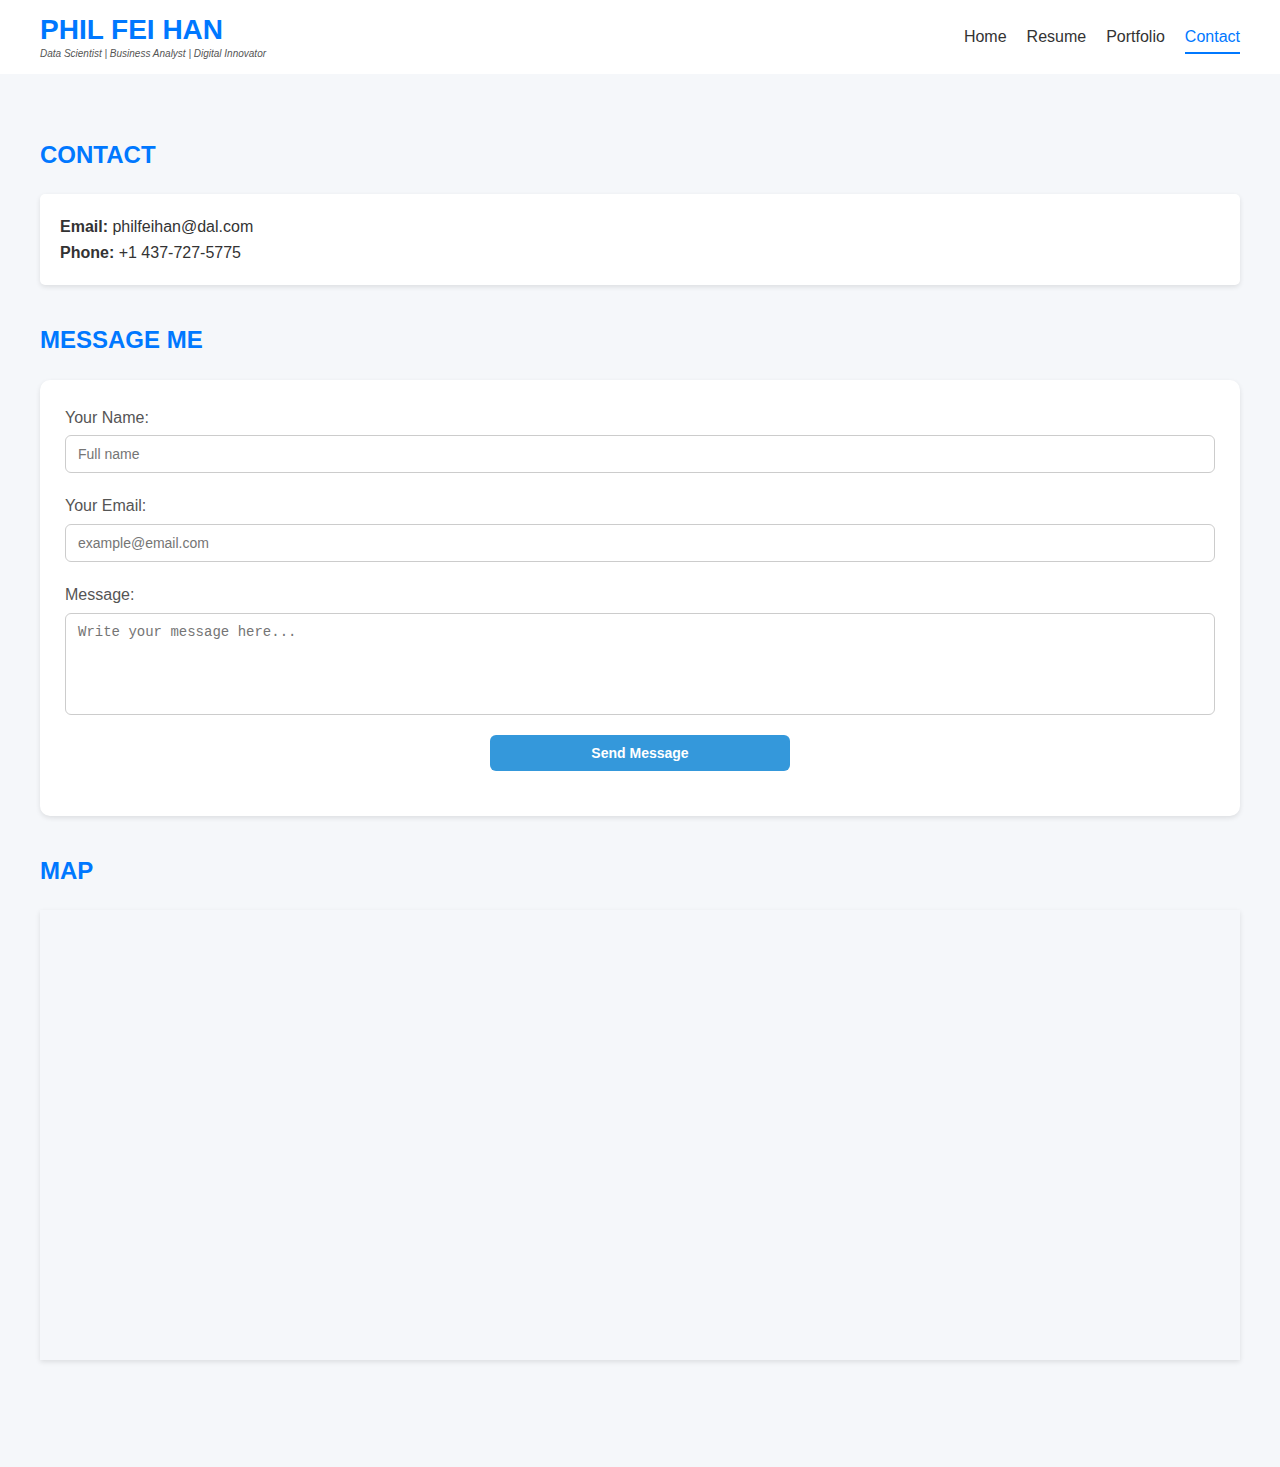
<file: contact.html>
<!DOCTYPE html>
<html lang="en">
<head>
  <meta charset="UTF-8">
  <meta name="viewport" content="width=device-width, initial-scale=1.0">
    <title>PHIL FEI HAN's Website</title>
  <link rel="stylesheet" href="css/style.css">
</head>

<body>

  <header>
  <div class="left">
    <div class="logo"><h1>PHIL FEI HAN</h1></div>
    <p class="subtitle">Data Scientist | Business Analyst | Digital Innovator</p>
  </div>

    <nav>
      <a href="index.html">Home</a>
      <a href="resume.html">Resume</a>
      <a href="portfolio.html">Portfolio</a>
      <a href="contact.html" class="active">Contact</a>
    </nav>
  </header>

  <main>
    <section class="contact-info">
      <h2>CONTACT</h2>
      <div class="contact">
        <strong>Email:</strong> philfeihan@dal.com <br>
        <strong>Phone:</strong> +1 437-727-5775
      </div>
    </section>

<section class="contact-info">
  <h2>MESSAGE ME</h2>

    <form action="https://formspree.io/f/maqdbnpz" method="POST" class="contact-form">
      <div class="form-group">
        <label>Your Name:</label>
        <input type="text" name="name" placeholder="Full name" required>
      </div>

      <div class="form-group">
        <label>Your Email:</label>
        <input type="email" name="email" placeholder="example@email.com" required>
      </div>

      <div class="form-group">
        <label>Message:</label>
        <textarea name="message" rows="5" placeholder="Write your message here..." required></textarea>
      </div>

      <input type="submit" value="Send Message">
    </form>
  </div>
</section>

      <h2>MAP</h2>
      <iframe
        src="https://www.google.com/maps/embed?pb=!1m18!1m12!1m3!1d2839.0192729656997!2d-63.58882675800715!3d44.63752305945774!2m3!1f0!2f0!3f0!3m2!1i1024!2i768!4f13.1!3m3!1m2!1s0x4b5a223ad1b4317d%3A0x3a84fe932708b293!2sDalhousie%20University%2C%20Faculty%20of%20Computer%20Science!5e0!3m2!1sen!2sca!4v1760422331744!5m2!1sen!2sca"
        width="1200"
        height="450"
        style="border:0; box-shadow: 0 2px 5px #0000001a;"
        allowfullscreen
        loading="lazy">
      </iframe>
    </section>
  </main>

</body>
</html>
</file>
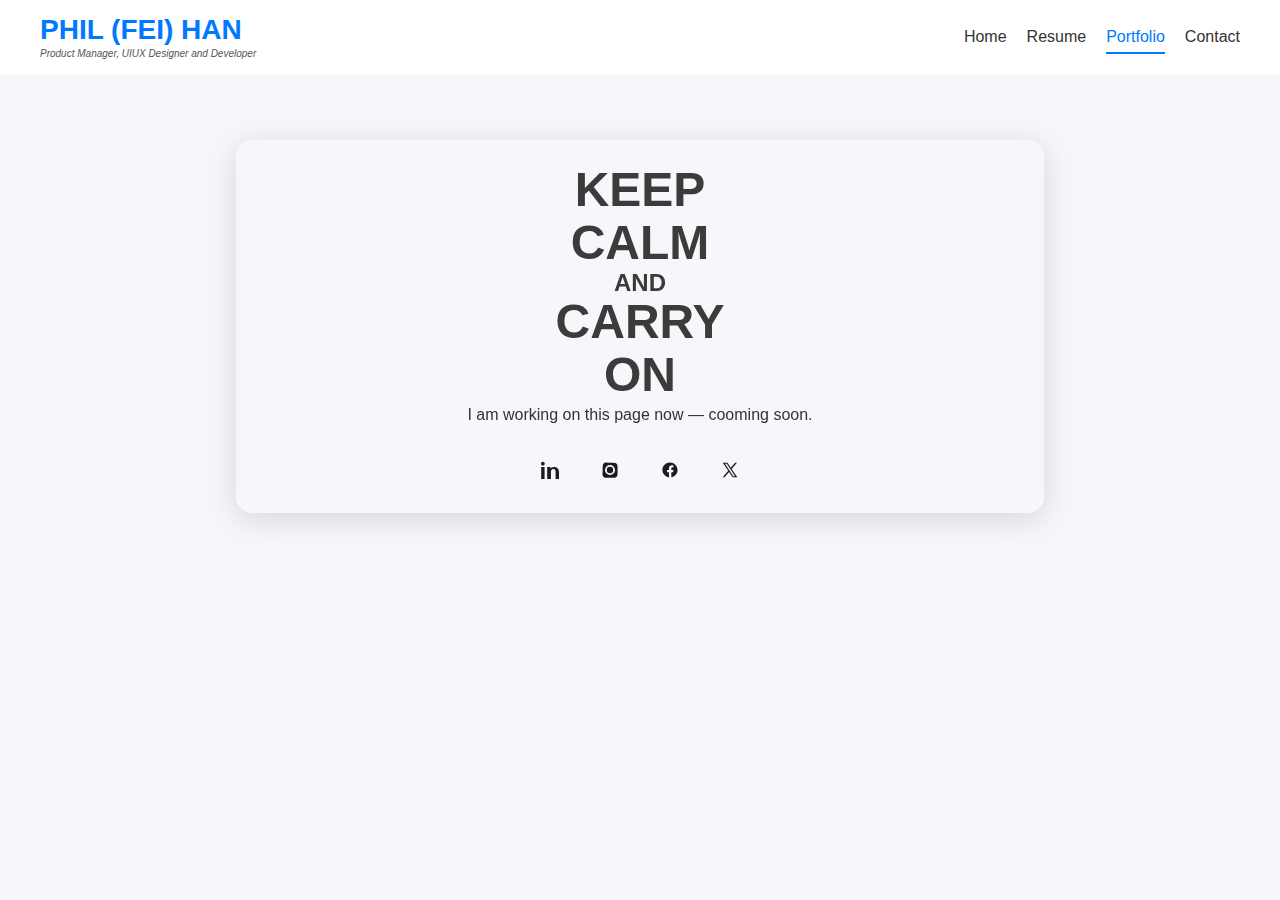
<file: portfolio.html>
<!DOCTYPE html>
<html lang="en">
<head>
    <meta charset="UTF-8">
    <meta name="viewport" content="width=device-width, initial-scale=1.0">
    <title>PHIL (FEI) HAN's Website</title>
    <link rel="stylesheet" href="css/style.css">
</head>

<body>

  <header>
  <div class="left">
    <div class="logo"><h1>PHIL (FEI) HAN</h1></div>
    <p class="subtitle">Product Manager, UIUX Designer and Developer</p>
  </div>

<nav>
  <a href="index.html">Home</a>
  <a href="resume.html">Resume</a>
  <a href="portfolio.html" class="active">Portfolio</a>
  <a href="contact.html">Contact</a>
</nav>
</header>

<div class="container">
<main class="card" role="main">
<h1>KEEP</h1>
<h1>CALM</h1>
<h2>AND</h2>
<h1>CARRY</h1>
<h1>ON</h1>
<p class="lead">I am working on this page now — cooming soon.</p>


<nav class="social network" aria-label="social links">
<a href="https://www.linkedin.com/in/philfeihan" target="_blank" rel="noopener noreferrer">
<svg class="icon" viewBox="0 0 24 24" fill="currentColor" aria-hidden="true"><path d="M4.98 3.5C4.98 4.88 3.87 6 2.5 6S0 4.88 0 3.5 1.12 1 2.5 1 4.98 2.12 4.98 3.5zM.24 8h4.52V24H.24zM8.24 8h4.34v2.16h.06c.6-1.13 2.06-2.32 4.24-2.32C21.7 7.84 24 10.4 24 14.86V24h-4.52v-8.7c0-2.08-.04-4.76-2.9-4.76-2.9 0-3.34 2.27-3.34 4.6V24H8.24z"/></svg>
</a>


<a href="https://www.instagram.com/philfeihan" target="_blank" rel="noopener noreferrer">
<svg class="icon" viewBox="0 0 24 24" fill="currentColor" aria-hidden="true"><path d="M12 2.2c3.2 0 3.584.012 4.85.07 1.17.056 1.97.246 2.43.413.59.216 1.01.476 1.45.916.44.44.7.86.916 1.45.167.46.357 1.26.413 2.43.058 1.266.07 1.65.07 4.85s-.012 3.584-.07 4.85c-.056 1.17-.246 1.97-.413 2.43-.216.59-.476 1.01-.916 1.45-.44.44-.86.7-1.45.916-.46.167-1.26.357-2.43.413-1.266.058-1.65.07-4.85.07s-3.584-.012-4.85-.07c-1.17-.056-1.97-.246-2.43-.413-.59-.216-1.01-.476-1.45-.916-.44-.44-.7-.86-.916-1.45-.167-.46-.357-1.26-.413-2.43C2.212 15.584 2.2 15.2 2.2 12s.012-3.584.07-4.85c.056-1.17.246-1.97.413-2.43.216-.59.476-1.01.916-1.45.44-.44.86-.7 1.45-.916.46-.167 1.26-.357 2.43-.413C8.416 2.212 8.8 2.2 12 2.2zm0 3.1a6.7 6.7 0 100 13.4 6.7 6.7 0 000-13.4zm0 10.98a4.28 4.28 0 110-8.56 4.28 4.28 0 010 8.56zm6.8-11.92a1.56 1.56 0 11-3.12 0 1.56 1.56 0 013.12 0z"/></svg>
</a>


<a href="https://www.facebook.com/philfeihan" target="_blank" rel="noopener noreferrer">
<svg class="icon" viewBox="0 0 24 24" fill="currentColor" aria-hidden="true"><path d="M22 12.07C22 6.48 17.52 2 11.93 2S1.86 6.48 1.86 12.07C1.86 17.02 5.86 21.05 10.63 21.86v-6.84H8.08v-2.99h2.55V9.64c0-2.52 1.5-3.9 3.79-3.9 1.1 0 2.25.2 2.25.2v2.47h-1.27c-1.25 0-1.64.78-1.64 1.58v1.9h2.8l-.45 2.99h-2.35v6.84C18.14 21.05 22.14 17.02 22.14 12.07z"/></svg>
</a>


<a href="https://x.com/philfeihan" target="_blank" rel="noopener noreferrer">
  <svg class="icon" viewBox="0 0 24 24" fill="currentColor" aria-hidden="true">
    <path d="M21.742 21.75l-7.563-11.179 7.056-8.321h-2.456l-5.691 6.714-4.54-6.714H2.359l7.29 10.776L2.25 21.75h2.456l6.035-7.118 4.818 7.118h6.191-.008zM7.739 3.818L18.81 20.182h-2.447L5.29 3.818h2.447z"/>
  </svg>
</a>


</a>
</nav>
</div>


</body>
</html>
</file>
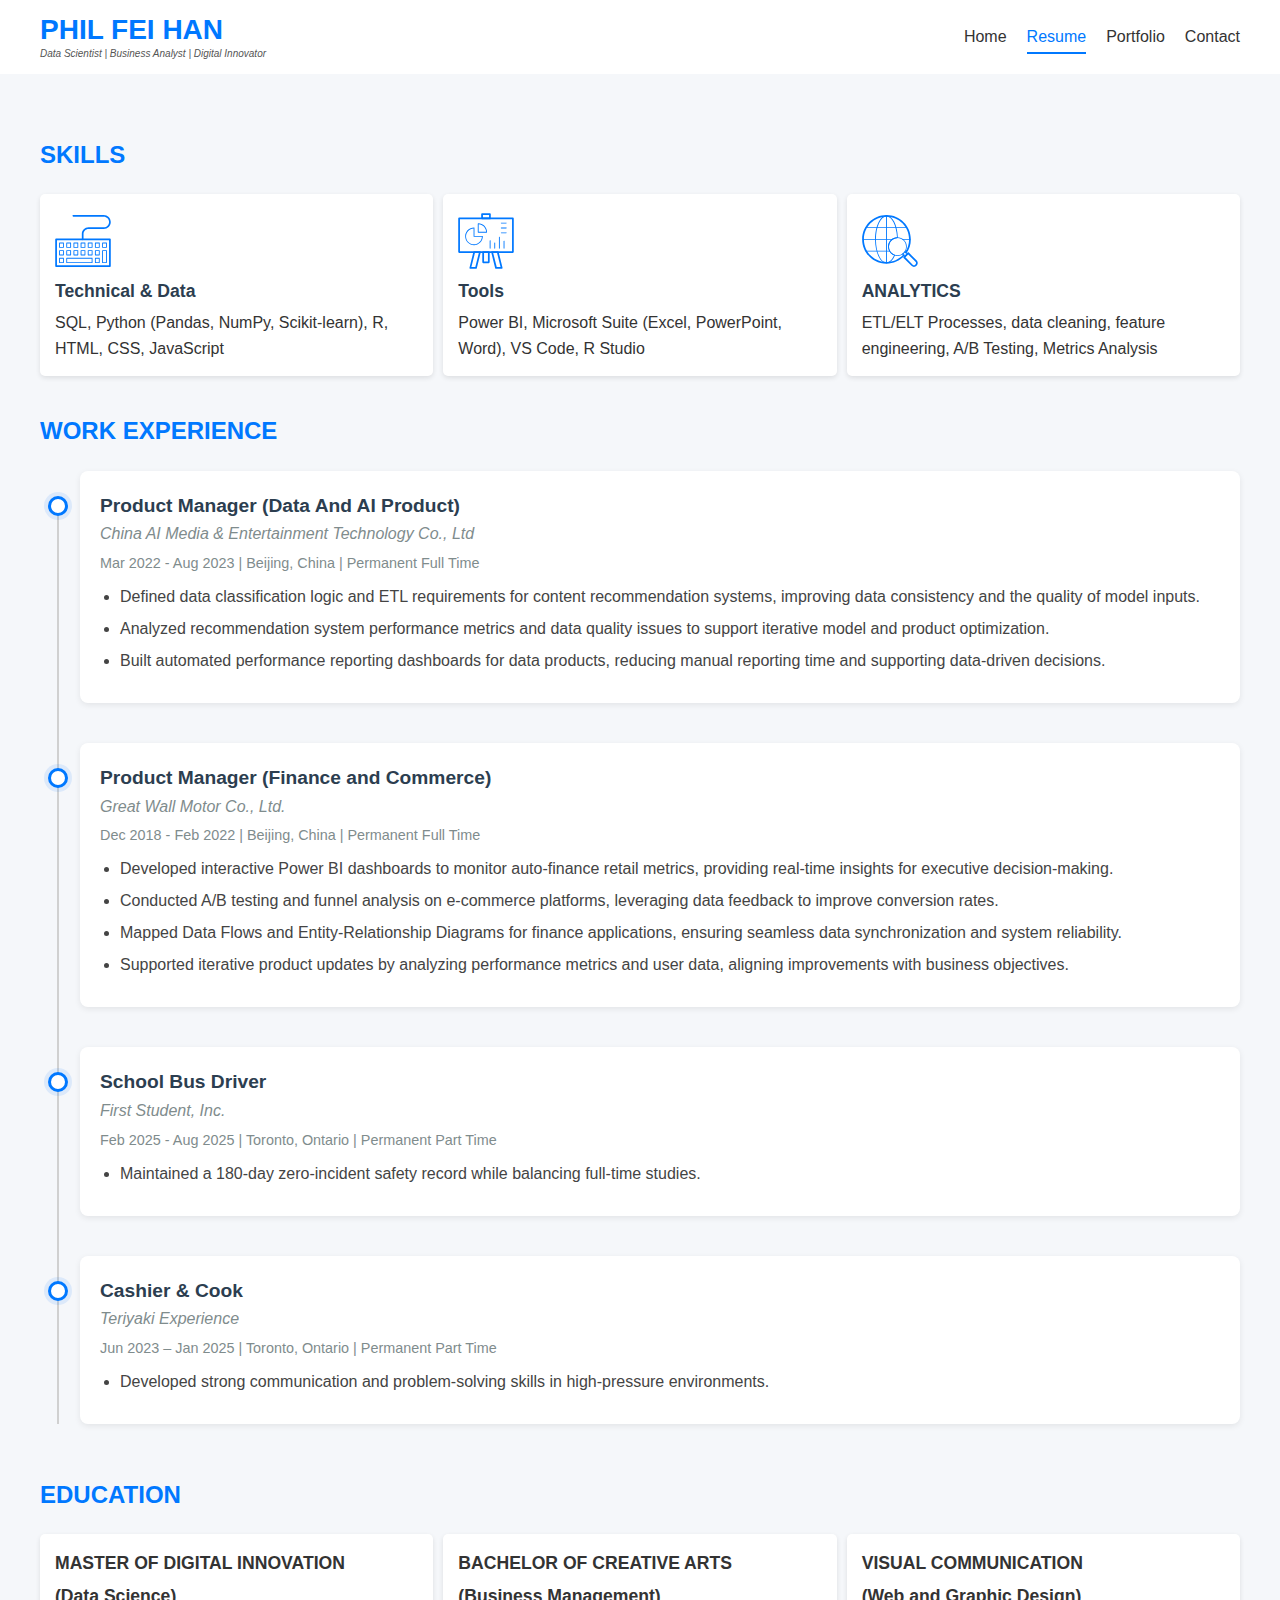
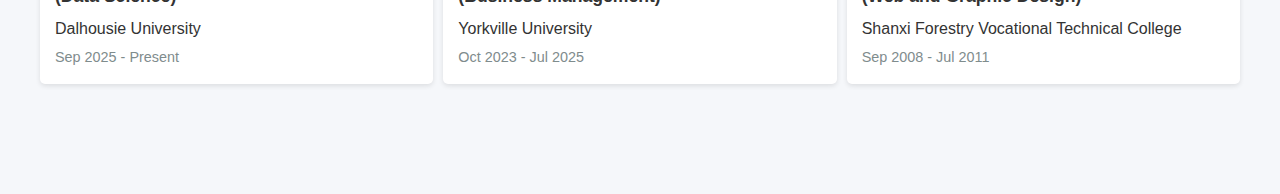
<file: resume.html>
<!DOCTYPE html>
<html lang="en">
<head>
    <meta charset="UTF-8">
    <meta name="viewport" content="width=device-width, initial-scale=1.0">
    <title>PHIL FEI HAN's Website</title>
    <link rel="stylesheet" href="css/style.css">
</head>

<body>
  
  <header>
  <div class="left">
    <div class="logo"><h1>PHIL FEI HAN</h1></div>
    <p class="subtitle">Data Scientist | Business Analyst | Digital Innovator</p>
  </div>

  <nav>
    <a href="index.html">Home</a>
    <a href="resume.html" class="active">Resume</a>
    <a href="portfolio.html">Portfolio</a>
    <a href="contact.html">Contact</a>
  </nav>
</header>

<h2>SKILLS</h2>
<div class="skills">
  <div class="skill-category">
    <img src="images/电子学.svg" alt="design" class="icons"> 
    <h3>Technical & Data</h3>
<div>SQL, Python (Pandas, NumPy, Scikit-learn), R, HTML, CSS, JavaScript</div>
  </div>
  <div class="skill-category">
    <img src="images/工程-20.svg" alt="development" class="icons">
    <h3>Tools</h3>
    <div>Power BI, Microsoft Suite (Excel, PowerPoint, Word), VS Code, R Studio</div>
  </div>
  <div class="skill-category">

    <img src="images/互联网营销.svg" alt="research" class="icons">
    <h3>ANALYTICS</h3>
<div>ETL/ELT Processes, data cleaning, feature engineering, A/B Testing, Metrics Analysis</div>
  </div>
</div>

<h2>WORK EXPERIENCE</h2>
  <div class="timeline">
    <div class="job">
        <div class="job-title">Product Manager (Data And AI Product)</div>
        <div class="company">China AI Media & Entertainment Technology Co., Ltd</div>
        <div class="date">Mar 2022 - Aug 2023 | Beijing, China | Permanent Full Time</div>
        <ul>
            <li>Defined data classification logic and ETL requirements for content recommendation systems, improving data consistency and the quality of model inputs.</li>
            <li>Analyzed recommendation system performance metrics and data quality issues to support iterative model and product optimization.</li>
            <li>Built automated performance reporting dashboards for data products, reducing manual reporting time and supporting data-driven decisions.</li>
        </ul>
    </div>

    <div class="job">
        <div class="job-title">Product Manager (Finance and Commerce) </div>
        <div class="company">Great Wall Motor Co., Ltd.</div>
        <div class="date">Dec 2018 - Feb 2022 | Beijing, China | Permanent Full Time</div>
        <ul>
            <li>Developed interactive Power BI dashboards to monitor auto-finance retail metrics, providing real-time insights for executive decision-making.</li>
            <li>Conducted A/B testing and funnel analysis on e-commerce platforms, leveraging data feedback to improve conversion rates.</li>
            <li>Mapped Data Flows and Entity-Relationship Diagrams for finance applications, ensuring seamless data synchronization and system reliability.</li>
            <li>Supported iterative product updates by analyzing performance metrics and user data, aligning improvements with business objectives.</li>
        </ul>
    </div>

    <div class="job">
        <div class="job-title">School Bus Driver</div>
        <div class="company">First Student, Inc.</div>
        <div class="date">Feb 2025 - Aug 2025 | Toronto, Ontario | Permanent Part Time</div>
        <ul>
            <li>Maintained a 180-day zero-incident safety record while balancing full-time studies.</li>
        </ul>
    </div>

    <div class="job">
        <div class="job-title">Cashier & Cook</div>
        <div class="company">Teriyaki Experience</div>
        <div class="date">Jun 2023 – Jan 2025 | Toronto, Ontario | Permanent Part Time</div>
        <ul>
            <li>Developed strong communication and problem-solving skills in high-pressure environments.</li>
        </ul>
    </div>
</div>

<div><h2>EDUCATION</h2>
<div class="education-container">
  <div class="education">
    <strong>MASTER OF DIGITAL INNOVATION</strong>
    <strong>(Data Science)</strong>
    <div>Dalhousie University</div>
    <div class="date">Sep 2025 - Present</div>
  </div>

  <div class="education">
    <strong>BACHELOR OF CREATIVE ARTS</strong>
    <strong>(Business Management)</strong>
    <div>Yorkville University</div>
    <div class="date">Oct 2023 - Jul 2025</div>
  </div>

  <div class="education">
    <strong>VISUAL COMMUNICATION</strong>
    <strong>(Web and Graphic Design)</strong>
    <div>Shanxi Forestry Vocational Technical College</div>
    <div class="date">Sep 2008 - Jul 2011</div>
  </div>
</div>
</div>

</body>
</html>
</file>
<file: css/style.css>
html {
  overflow-y: scroll;
}

body {
  padding-top: 100px;   
  font-family: Arial, sans-serif;
  line-height: 1.6;
  color: #333;
  max-width: 1200px;
  margin: 0 auto;
  background-color: #f5f7fa;
  padding-bottom: 100px; 
}

header {
  position: fixed;
  top: 0;
  left: 0;
  width: 100%;       
  display: flex;
  justify-content: space-between;
  align-items: center;
  padding: 15px 40px; 
  z-index: 1000;
  background-color: #ffffff;
  box-sizing: border-box;
}

.left {
  display: flex;
  flex-direction: column;
  justify-content: center;
  line-height: 1.1;    
}

.logo h1 {
  margin: 0;
  font-size: 28px;
  color: #0078ff;
}

.subtitle {
  font-size: 10px;
  color: #555;
  font-style: italic;
  margin: 2px 0 0 0;
}

nav {
  display: flex;
  gap: 20px;        
  align-items: center; 
}

nav a {
  color: #333;
  text-decoration: none;
  font-size: 16px;
  font-weight: 500;
  position: relative;
  transition: color 0.3s ease;
}

nav a::after {
  content: "";
  position: absolute;
  left: 0;
  bottom: -4px;
  width: 0%;
  height: 2px;
  background-color: #0078ff;
  transition: width 0.3s ease;
}

nav a:hover {
  color: #0078ff;
}

nav a:hover::after {
  width: 100%;
}

nav a.active {
  color: #0078ff;
}

nav a.active::after {
  width: 100%; 
}

.profile {
  display: flex;
  gap: 20px;       
  align-items: center; 
  justify-content: center;
}

.profile img {
  display: block;
  width: 400px;
  height: auto;
}

.profile-text {
  font-family: 'Georgia', 'Times New Roman', serif;
  color: #000;                                 
  display: flex;
  flex-direction: column;
  gap: 0;                                    
}


.profile-text > * {
  margin: 0;
  padding: 0;
  line-height: 0.6; 
}

.line1 { font-size: 28px; text-align: left; margin-left: 0px; margin-bottom: 8px; } 
.line2 { font-size: 40px; text-align: left; margin-left: 140px; margin-bottom: 8px; font-style: italic; } 
.line3 { font-size: 22px; text-align: left; margin-left: 250px; margin-bottom: 20px; } 
.line4 { font-size: 32px; text-align: left; margin-left: 0px; margin-bottom: 10px; } 
.line5 { font-size: 36px; text-align: left; margin-left: 180px; margin-bottom: 10px; font-style: italic;} 
.line6 { font-size: 24px; text-align: left; margin-left: 320px; margin-bottom: 30px; } 
.line7 { font-size: 32px; text-align: left; margin-left: 90px; margin-bottom: 10px; font-style: italic;} 
.line8 { font-size: 24px; text-align: left; margin-left: 0px; margin-bottom: 10px; } 
.line9 { font-size: 34px; text-align: left; margin-left: 90px; margin-bottom: 30px; font-style: italic;} 
.line10 { font-size: 30px; text-align: left; margin-left: 400px; margin-bottom: 8px; } 
.line11 { font-size: 36px; text-align: left; margin-left: 220px; margin-bottom: 8px; font-style: italic;} 
.line12 { font-size: 26px; text-align: left; margin-left: 0px; margin-bottom: 8px; }

h1 { color: #2c3e50; }
h2 { color: #0078ff; margin-top: 24px; padding-top: 12px; }
h6 { border-bottom: 1px solid #eee; }

.contact, .job, .error-section, .code-example, .fixed-code {
  padding:20px;
  border-radius: 5px;
  margin-bottom: 15px;
  box-shadow: 0 2px 5px rgba(0,0,0,0.1);
  background: #ffffff
}

.job-title { font-weight: bold; color: #2c3e50; font-size: 1.2em; }
.company { font-style: italic; color: #7f8c8d; }
.date { color: #7f8c8d; font-size: 0.9em; margin-top: 5px; }
ul { margin: 10px 0; padding-left: 20px; }
li { margin-bottom: 8px; }

.skills,
.education-container {
  display: flex;
  flex-wrap: wrap;  
  gap: 10px;         
  margin: 10px 0;
}


.skill-category,
.education {
  background: #ffffff;
  padding: 15px;
  border-radius: 5px;
  flex: 1;             
  min-width: 200px; 
  box-sizing: border-box;
  box-shadow: 0 2px 5px #0000001a;
}

.education strong {
  display: block;
  font-size: 1.1em;
  margin-bottom: 5px;
}

.date {
  font-size: 0.9em;
  color: #7f8c8d;
  margin-top: 5px;
}

.skill-category h3 {
  margin: 0 0 5px 0;
  font-size: 1.1em;
  color: #2c3e50;
}

.contact-section {
  display: flex;
  justify-content: center;
  padding: 40px 20px;
}

  .contact-form {
    background: #fff;
    padding: 25px 25px;
    border-radius: 10px;
    box-shadow: 0 2px 5px rgba(0,0,0,0.1);
    max-width: 1200px;
  }

  .contact-form h2 {
    text-align: center;
    margin-bottom: 25px;
    color: #333;
  }

  .contact-form label {
    display: block;
    margin-bottom: 5px;
    color: #555;
  }

.contact-form input,
.contact-form textarea {
  width: 100%;            
  box-sizing: border-box; 
  padding: 10px 12px;
  border: 1px solid #ccc;
  border-radius: 6px;
  font-size: 14px;
  display: block;
  margin-bottom: 20px;
  resize: none;          
}

  .contact-form input[type="submit"] {
    background: #3498db;
    width: 300px;
    color: #fff;
    border: none;
    cursor: pointer;
    font-weight: bold;
    transition: background 0.3s;
        display: block;        
    margin: 0 auto 20px auto; 

  }

  .contact-form input[type="submit"]:hover {
    background: #2980b9;
  }

  .success-message {
    text-align: center;
    color: green;
    margin-top: 15px;
  }

  .error-message {
    text-align: center;
    color: red;
    margin-top: 15px;
  }


.timeline {
  position: relative;
  padding-left: 40px; 
  max-width: 1200px;
}

.timeline::before {
  content: "";
  position: absolute;
  left: 17px;         
  margin-top: 35px;
  top: 0;
  bottom: 0;
  width: 2px;
  background: #d0d0d0; 
}

.timeline .job {
  position: relative;
  padding: 20px 20px;
  margin-bottom: 40px;
  background: #fff;
  border-radius: 8px;
  box-shadow: 0 2px 6px rgba(0, 0, 0, 0.08);
  transition: transform 0.2s ease, box-shadow 0.2s ease;
  flex: 1;
  width: 100%; 
  box-sizing: border-box;
}


.timeline .job::before {
  content: "";
  position: absolute;
  left: -32px;        
  top: 25px;          
  width: 14px;
  height: 14px;
  border-radius: 50%;
  background: #fff;
  border: 3px solid #0078ff; 
  box-shadow: 0 0 0 4px rgba(0, 120, 255, 0.1);
}

.timeline .job-title {
  font-weight: bold;
  color: #2c3e50;
  font-size: 1.2em;
}

.timeline .company {
  font-style: italic;
  color: #7f8c8d;
}

.timeline .date {
  color: #7f8c8d;
  font-size: 0.9em;
  margin: 5px 0 10px 0;
}

.timeline ul {
  margin: 10px 0;
  padding-left: 20px;
}

.timeline li {
  margin-bottom: 8px;
  color: #444;
  line-height: 1.5;
}

.icons {
  margin-top:4px;
  width: 56px; 
  height: auto;

}

a {
  text-decoration: none; 
  color: #0077b5; 
  font-weight: bold;
}

.container {
  display: flex;
  justify-content: center; 
  align-items: center;     
  min-height: calc(100vh -  header height); 
}

.card{
  text-align:center;
  margin-top: 40px;
  max-width:760px;
  width:100%;
  padding:24px;
  border-radius:16px;
  background:rgba(255,255,255,0.05);
  backdrop-filter:blur(6px);
  box-shadow:0 6px 30px rgba(100, 100, 100, 0.219);
}

h1{font-size:48px;margin:0 0 0px;text-transform:uppercase}
p.lead{margin:0 0 24px;color:var(--muted);font-size:16px}
.social{display:flex;gap:14px;justify-content:center;flex-wrap:wrap}
.social a {
  display: inline-flex;
  align-items: center;
  gap: 8px;
  padding: 10px 14px;
  border-radius: 10px;
  text-decoration: none;
  color: #1b1b1b;
  background: rgba(255,255,255,0.02);
  font-size: 14px;
}
.card h1,
.card h2 {
  padding: 0 !important;
  margin: 0 !important;
  line-height: 1.1 !important; 
  color: #3b3b3b !important; 
}
.icon {
  width: 18px;
  height: 18px;
  display: inline-block;
  fill: currentColor; 
}


/* ========== Tablet, iPad ========== */
@media (max-width: 1024px) {

  body {
    padding: 80px 20px 100px 20px; 
  }

  header {
    flex-direction: column;
    align-items: flex-start;
    padding: 10px 20px;
    flex-direction: row;
  }

  .left {
    align-items: flex-start;
  }

  nav {
    margin-top: 10px;
    flex-wrap: wrap;
    gap: 16px;
  }

  .profile {
    align-items: center;
    gap: 20px;
    margin-top: 40px;
    flex-direction: row;
  }

  .profile img {
    width: 260px; 
  }

  .profile-text {
    text-align: center;
  }
.line1  { font-size: 22px; margin-left: 0px; margin-bottom: 6px; }
.line2  { font-size: 28px; margin-left: 84px; margin-bottom: 6px; }
.line3  { font-size: 18px; margin-left: 180px; margin-bottom: 0px; }
.line4  { font-size: 24px; margin-left: 0px; margin-bottom: 8px; }
.line5  { font-size: 28px; margin-left: 128px; margin-bottom: 8px; font-style: italic; }
.line6  { font-size: 18px; margin-left: 54px; margin-bottom: 12px; }
.line7  { font-size: 24px; margin-left: 16px; margin-bottom: 8px; font-style: italic; }
.line8  { font-size: 18px; margin-left: 0px; margin-bottom: 8px; }
.line9  { font-size: 24px; margin-left: 16px; margin-bottom: 12px; font-style: italic; }
.line10 { font-size: 22px; margin-left: 180px; margin-bottom: 6px; }
.line11 { font-size: 28px; margin-left: 24px; margin-bottom: 6px; font-style: italic; }
.line12 { font-size: 18px; margin-left: 0px; margin-bottom: 6px; }


  .skills,
  .education-container {
    flex-direction: row;
    align-items: center;
    align-items: stretch;
  }

  .skill-category,
  .education {
    width: 90%;
  }


  .contact-form input,
  .contact-form textarea {
    width: 100%;
  }

  iframe {
    width: 100%;
  }
}

@media only screen and (max-width: 767px) {

  body {
    padding: 70px 15px 80px 15px;
  }

  header {
    flex-direction: column;           
    display: flex;
    justify-content: space-between;  
    align-items: center;             
    flex-wrap: nowrap;            
    padding: 8px 10px;
    background-color: #ffffff;
  }


  .logo h1 {
    font-size: 20px;            
  }

  .subtitle {
    font-size: 7px;
  }

  nav {
    padding-bottom: 8px;
    display: flex;
    gap: 14px;
  }

  nav a {
    font-size: 14px;           
    padding: 0px 0px;

  }

  .profile {
    flex-direction: row;    
    align-items: flex-start; 
    justify-content: center;
    gap: 10px;              
    margin-top: 30px;
    flex-wrap: nowrap;     
  }

  .profile img {
    width: 160px;              
  }

  .profile-text {
    display: flex;
    flex-direction: column;
    text-align: left;       
    align-items: flex-start; 
    line-height: 1.2;
  }


  .skills,
  .education-container {
    flex-direction: column;
    align-items: stretch;
  }

  .skill-category,
  .education {
    width: 100%;
  }

  .timeline {
    padding-left: 32px;
    
  }

  .timeline::before {
    left: 8px;
  }

  .timeline .job::before {
    left: -33px;
    
  }

  .contact-form input,
.contact-form textarea {
  width: auto;         
  display: block;  
  }

  .contact-form input[type="submit"] {
    background: #3498db;
    width: 100%;
  }
  
  .line1  { font-size: 14px; margin-left: 0; margin-bottom: 4px; }
  .line2  { font-size: 18px; margin-left: 55px; margin-bottom: 4px; }
  .line3  { font-size: 12px; margin-left: 120px; margin-bottom: 0px; }
  .line4  { font-size: 16px; margin-left: 0; margin-bottom: 5px; }
  .line5  { font-size: 18px; margin-left: 85px; margin-bottom: 5px; font-style: italic; }
  .line6  { font-size: 12px; margin-left: 35px; margin-bottom: 8px; }
  .line7  { font-size: 16px; margin-left: 10px; margin-bottom: 5px; font-style: italic; }
  .line8  { font-size: 12px; margin-left: 0; margin-bottom: 5px; }
  .line9  { font-size: 16px; margin-left: 10px; margin-bottom: 8px; font-style: italic; }
  .line10 { font-size: 14px; margin-left: 120px; margin-bottom: 4px; }
  .line11 { font-size: 18px; margin-left: 15px; margin-bottom: 4px; font-style: italic; }
  .line12 { font-size: 12px; margin-left: 0; margin-bottom: 4px; }
  
  .contact-form {
    padding: 20px;
  }

  .contact-form input,
  .contact-form textarea {
    width: 100%;
  }

h2 { color: #0078ff; margin-top: 18px; padding-top: 12px; font-size: 20px;}
}
</file>
